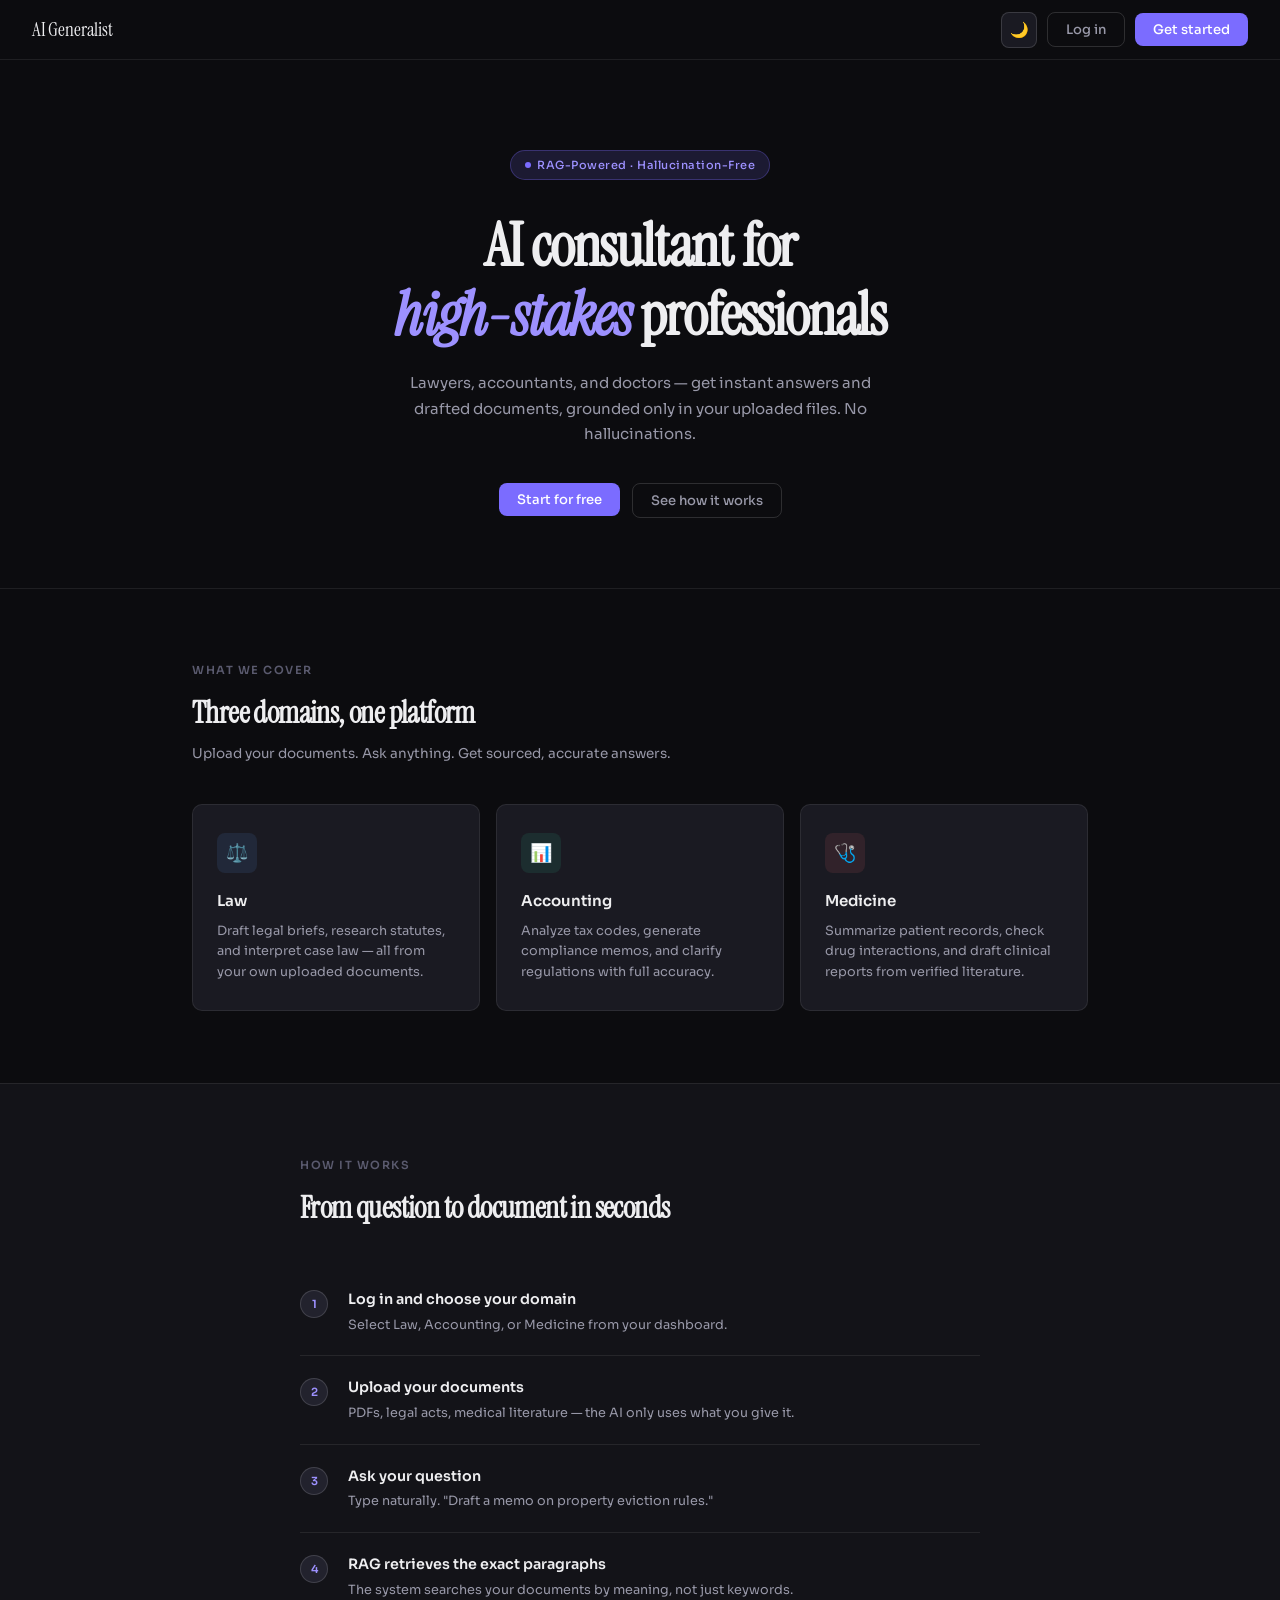
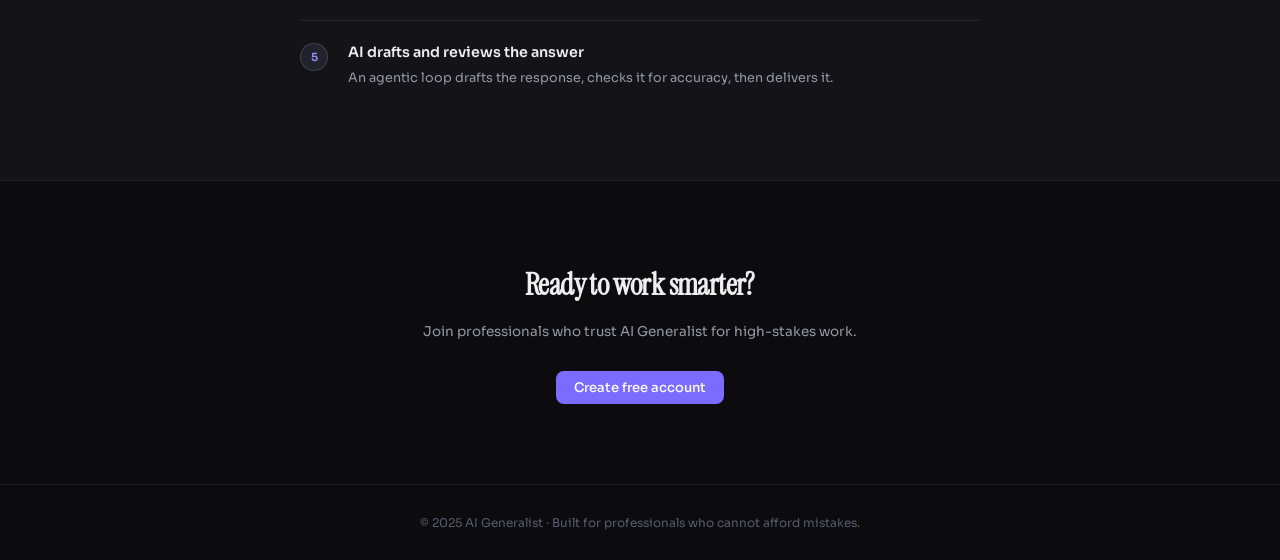
<file: frontend/index.html>
<!DOCTYPE html>
<html lang="en" data-theme="dark">
<head>
  <meta charset="UTF-8"/>
  <meta name="viewport" content="width=device-width, initial-scale=1.0"/>
  <title>AI Generalist</title>
  <link rel="stylesheet" href="css/style.css"/>
  <style>
    body { display: flex; flex-direction: column; }

    /* HERO */
    .hero {
      flex: 1;
      display: flex;
      flex-direction: column;
      align-items: center;
      justify-content: center;
      text-align: center;
      padding: 90px 24px 70px;
    }

    .badge {
      display: inline-flex;
      align-items: center;
      gap: 6px;
      background: var(--accent-glow);
      border: 1px solid rgba(123,108,255,0.3);
      color: var(--accent2);
      border-radius: 20px;
      padding: 5px 14px;
      font-size: 0.75rem;
      font-weight: 500;
      letter-spacing: 0.5px;
      margin-bottom: 32px;
    }
    .badge-dot {
      width: 6px; height: 6px;
      background: var(--accent);
      border-radius: 50%;
    }

    .hero h1 {
      font-family: 'Instrument Serif', serif;
      font-size: clamp(2.4rem, 6vw, 4rem);
      line-height: 1.15;
      letter-spacing: -0.02em;
      margin-bottom: 20px;
      max-width: 700px;
    }
    .hero h1 em {
      font-style: italic;
      color: var(--accent2);
    }

    .hero p {
      color: var(--text2);
      font-size: 1rem;
      line-height: 1.7;
      max-width: 500px;
      margin-bottom: 36px;
    }

    .hero-btns { display: flex; gap: 12px; flex-wrap: wrap; justify-content: center; }

    /* DIVIDER */
    .divider-line {
      width: 100%;
      height: 1px;
      background: var(--border);
      margin: 0;
    }

    /* DOMAINS */
    .domains {
      padding: 72px 32px;
      max-width: 960px;
      margin: 0 auto;
      width: 100%;
    }

    .section-label {
      font-size: 0.75rem;
      font-weight: 600;
      letter-spacing: 1.5px;
      text-transform: uppercase;
      color: var(--text3);
      margin-bottom: 10px;
    }

    .section-title {
      font-family: 'Instrument Serif', serif;
      font-size: 2rem;
      letter-spacing: -0.02em;
      margin-bottom: 6px;
    }

    .section-sub {
      color: var(--text2);
      font-size: 0.9rem;
      margin-bottom: 40px;
    }

    .domain-grid {
      display: grid;
      grid-template-columns: repeat(3, 1fr);
      gap: 16px;
    }

    .domain-card {
      background: var(--surface);
      border: 1px solid var(--border);
      border-radius: var(--radius);
      padding: 28px 24px;
      transition: all var(--transition);
      position: relative;
      overflow: hidden;
    }
    .domain-card::after {
      content: '';
      position: absolute;
      inset: 0;
      opacity: 0;
      transition: opacity var(--transition);
    }
    .domain-card.law::after { background: radial-gradient(circle at top left, rgba(96,165,250,0.06), transparent 60%); }
    .domain-card.accounting::after { background: radial-gradient(circle at top left, rgba(52,211,153,0.06), transparent 60%); }
    .domain-card.medicine::after { background: radial-gradient(circle at top left, rgba(248,113,113,0.06), transparent 60%); }

    .domain-card:hover { border-color: var(--border2); transform: translateY(-2px); }
    .domain-card:hover::after { opacity: 1; }
    .domain-card.law:hover { border-color: rgba(96,165,250,0.3); }
    .domain-card.accounting:hover { border-color: rgba(52,211,153,0.3); }
    .domain-card.medicine:hover { border-color: rgba(248,113,113,0.3); }

    .domain-icon {
      width: 40px; height: 40px;
      border-radius: 8px;
      display: flex; align-items: center; justify-content: center;
      font-size: 1.2rem;
      margin-bottom: 16px;
    }
    .law .domain-icon { background: rgba(96,165,250,0.1); }
    .accounting .domain-icon { background: rgba(52,211,153,0.1); }
    .medicine .domain-icon { background: rgba(248,113,113,0.1); }

    .domain-card h3 {
      font-size: 1rem;
      font-weight: 600;
      margin-bottom: 8px;
    }
    .domain-card p { color: var(--text2); font-size: 0.85rem; line-height: 1.6; }

    /* HOW IT WORKS */
    .how {
      padding: 72px 32px;
      border-top: 1px solid var(--border);
      background: var(--bg2);
    }
    .how-inner { max-width: 680px; margin: 0 auto; }

    .steps { display: flex; flex-direction: column; gap: 0; margin-top: 36px; }

    .step {
      display: flex;
      gap: 20px;
      padding: 20px 0;
      border-bottom: 1px solid var(--border);
    }
    .step:last-child { border-bottom: none; }

    .step-num {
      width: 28px; height: 28px;
      border-radius: 50%;
      background: var(--surface2);
      border: 1px solid var(--border2);
      display: flex; align-items: center; justify-content: center;
      font-size: 0.75rem;
      font-weight: 600;
      color: var(--accent2);
      flex-shrink: 0;
      margin-top: 2px;
    }

    .step h4 { font-size: 0.95rem; font-weight: 600; margin-bottom: 4px; }
    .step p { color: var(--text2); font-size: 0.85rem; line-height: 1.6; }

    /* CTA */
    .cta {
      text-align: center;
      padding: 80px 24px;
      border-top: 1px solid var(--border);
    }
    .cta h2 {
      font-family: 'Instrument Serif', serif;
      font-size: 2rem;
      letter-spacing: -0.02em;
      margin-bottom: 12px;
    }
    .cta p { color: var(--text2); margin-bottom: 28px; font-size: 0.9rem; }
  </style>
</head>
<body>

<nav>
  <div class="logo">AI Generalist</div>
  <div class="nav-right">
    <button class="theme-toggle" onclick="toggleTheme()" title="Toggle theme">
      <span class="icon-moon">🌙</span>
      <span class="icon-sun">☀️</span>
    </button>
    <a href="pages/login.html"><button class="btn btn-ghost">Log in</button></a>
    <a href="pages/signup.html"><button class="btn btn-primary">Get started</button></a>
  </div>
</nav>

<section class="hero">
  <div class="badge"><span class="badge-dot"></span> RAG-Powered · Hallucination-Free</div>
  <h1>AI consultant for<br/><em>high-stakes</em> professionals</h1>
  <p>Lawyers, accountants, and doctors — get instant answers and drafted documents, grounded only in your uploaded files. No hallucinations.</p>
  <div class="hero-btns">
    <a href="pages/signup.html"><button class="btn btn-primary">Start for free</button></a>
    <a href="#how"><button class="btn btn-ghost">See how it works</button></a>
  </div>
</section>

<div class="divider-line"></div>

<section class="domains">
  <div class="section-label">What we cover</div>
  <h2 class="section-title">Three domains, one platform</h2>
  <p class="section-sub">Upload your documents. Ask anything. Get sourced, accurate answers.</p>
  <div class="domain-grid">
    <div class="domain-card law">
      <div class="domain-icon">⚖️</div>
      <h3>Law</h3>
      <p>Draft legal briefs, research statutes, and interpret case law — all from your own uploaded documents.</p>
    </div>
    <div class="domain-card accounting">
      <div class="domain-icon">📊</div>
      <h3>Accounting</h3>
      <p>Analyze tax codes, generate compliance memos, and clarify regulations with full accuracy.</p>
    </div>
    <div class="domain-card medicine">
      <div class="domain-icon">🩺</div>
      <h3>Medicine</h3>
      <p>Summarize patient records, check drug interactions, and draft clinical reports from verified literature.</p>
    </div>
  </div>
</section>

<section class="how" id="how">
  <div class="how-inner">
    <div class="section-label">How it works</div>
    <h2 class="section-title">From question to document in seconds</h2>
    <div class="steps">
      <div class="step">
        <div class="step-num">1</div>
        <div><h4>Log in and choose your domain</h4><p>Select Law, Accounting, or Medicine from your dashboard.</p></div>
      </div>
      <div class="step">
        <div class="step-num">2</div>
        <div><h4>Upload your documents</h4><p>PDFs, legal acts, medical literature — the AI only uses what you give it.</p></div>
      </div>
      <div class="step">
        <div class="step-num">3</div>
        <div><h4>Ask your question</h4><p>Type naturally. "Draft a memo on property eviction rules."</p></div>
      </div>
      <div class="step">
        <div class="step-num">4</div>
        <div><h4>RAG retrieves the exact paragraphs</h4><p>The system searches your documents by meaning, not just keywords.</p></div>
      </div>
      <div class="step">
        <div class="step-num">5</div>
        <div><h4>AI drafts and reviews the answer</h4><p>An agentic loop drafts the response, checks it for accuracy, then delivers it.</p></div>
      </div>
    </div>
  </div>
</section>

<section class="cta">
  <h2>Ready to work smarter?</h2>
  <p>Join professionals who trust AI Generalist for high-stakes work.</p>
  <a href="pages/signup.html"><button class="btn btn-primary">Create free account</button></a>
</section>

<footer>© 2025 AI Generalist · Built for professionals who cannot afford mistakes.</footer>

<script>
  function toggleTheme() {
    const html = document.documentElement;
    html.setAttribute('data-theme', html.getAttribute('data-theme') === 'dark' ? 'light' : 'dark');
    localStorage.setItem('theme', html.getAttribute('data-theme'));
  }
  const saved = localStorage.getItem('theme');
  if (saved) document.documentElement.setAttribute('data-theme', saved);
</script>

</body>
</html>
</file>
<file: frontend/css/style.css>
@import url('https://fonts.googleapis.com/css2?family=Sora:wght@300;400;500;600&family=Instrument+Serif:ital@0;1&display=swap');

*, *::before, *::after { margin: 0; padding: 0; box-sizing: border-box; }

:root {
  --bg: #0c0c0f;
  --bg2: #131318;
  --surface: #1a1a22;
  --surface2: #22222d;
  --border: rgba(255,255,255,0.08);
  --border2: rgba(255,255,255,0.14);
  --text: #eeeef0;
  --text2: #9898a8;
  --text3: #5a5a6e;
  --accent: #7b6cff;
  --accent2: #9d91ff;
  --accent-glow: rgba(123,108,255,0.15);
  --law: #60a5fa;
  --accounting: #34d399;
  --medicine: #f87171;
  --radius: 10px;
  --nav-h: 60px;
  --transition: 0.2s ease;
}

[data-theme="light"] {
  --bg: #f8f8fc;
  --bg2: #f0f0f7;
  --surface: #ffffff;
  --surface2: #f4f4fb;
  --border: rgba(0,0,0,0.08);
  --border2: rgba(0,0,0,0.14);
  --text: #111118;
  --text2: #555568;
  --text3: #9898a8;
  --accent-glow: rgba(123,108,255,0.08);
}

html { font-size: 15px; }
body {
  background: var(--bg);
  color: var(--text);
  font-family: 'Sora', sans-serif;
  font-weight: 400;
  line-height: 1.6;
  min-height: 100vh;
  transition: background var(--transition), color var(--transition);
}

a { text-decoration: none; color: inherit; }
button { font-family: 'Sora', sans-serif; cursor: pointer; }
input, textarea { font-family: 'Sora', sans-serif; }

/* ── NAV ── */
nav {
  height: var(--nav-h);
  display: flex;
  align-items: center;
  justify-content: space-between;
  padding: 0 32px;
  border-bottom: 1px solid var(--border);
  background: var(--bg);
  position: sticky;
  top: 0;
  z-index: 100;
  backdrop-filter: blur(12px);
}

.logo {
  font-family: 'Instrument Serif', serif;
  font-size: 1.25rem;
  letter-spacing: -0.01em;
  color: var(--text);
}

.nav-right { display: flex; align-items: center; gap: 10px; }

/* ── THEME TOGGLE ── */
.theme-toggle {
  width: 36px; height: 36px;
  border-radius: 8px;
  border: 1px solid var(--border2);
  background: var(--surface);
  color: var(--text2);
  display: flex; align-items: center; justify-content: center;
  font-size: 1rem;
  transition: all var(--transition);
}
.theme-toggle:hover { border-color: var(--accent); color: var(--accent); }

/* ── BUTTONS ── */
.btn {
  padding: 8px 18px;
  border-radius: 8px;
  font-size: 0.875rem;
  font-weight: 500;
  border: none;
  transition: all var(--transition);
  display: inline-flex; align-items: center; gap: 6px;
}

.btn-ghost {
  background: transparent;
  color: var(--text2);
  border: 1px solid var(--border2);
}
.btn-ghost:hover { color: var(--text); border-color: var(--border2); background: var(--surface); }

.btn-primary {
  background: var(--accent);
  color: #fff;
}
.btn-primary:hover { background: var(--accent2); transform: translateY(-1px); }

.btn-outline {
  background: transparent;
  color: var(--accent);
  border: 1px solid var(--accent);
}
.btn-outline:hover { background: var(--accent-glow); }

/* ── FORMS ── */
.form-group { display: flex; flex-direction: column; gap: 5px; margin-bottom: 14px; }

.form-group label { font-size: 0.8rem; font-weight: 500; color: var(--text2); }

.form-group input {
  background: var(--bg);
  border: 1px solid var(--border2);
  border-radius: 8px;
  padding: 10px 14px;
  color: var(--text);
  font-size: 0.9rem;
  transition: border-color var(--transition);
  outline: none;
}
.form-group input:focus { border-color: var(--accent); }
.form-group input::placeholder { color: var(--text3); }

/* ── ERROR ── */
.error-msg {
  background: rgba(248,113,113,0.08);
  border: 1px solid rgba(248,113,113,0.3);
  color: #f87171;
  border-radius: 8px;
  padding: 10px 14px;
  font-size: 0.85rem;
  margin-bottom: 14px;
  display: none;
}

/* ── FOOTER ── */
footer {
  text-align: center;
  padding: 28px;
  color: var(--text3);
  font-size: 0.8rem;
  border-top: 1px solid var(--border);
}

/* ── THEME SCRIPT HELPER ── */
.icon-sun { display: none; }
.icon-moon { display: block; }
[data-theme="light"] .icon-sun { display: block; }
[data-theme="light"] .icon-moon { display: none; }
</file>
